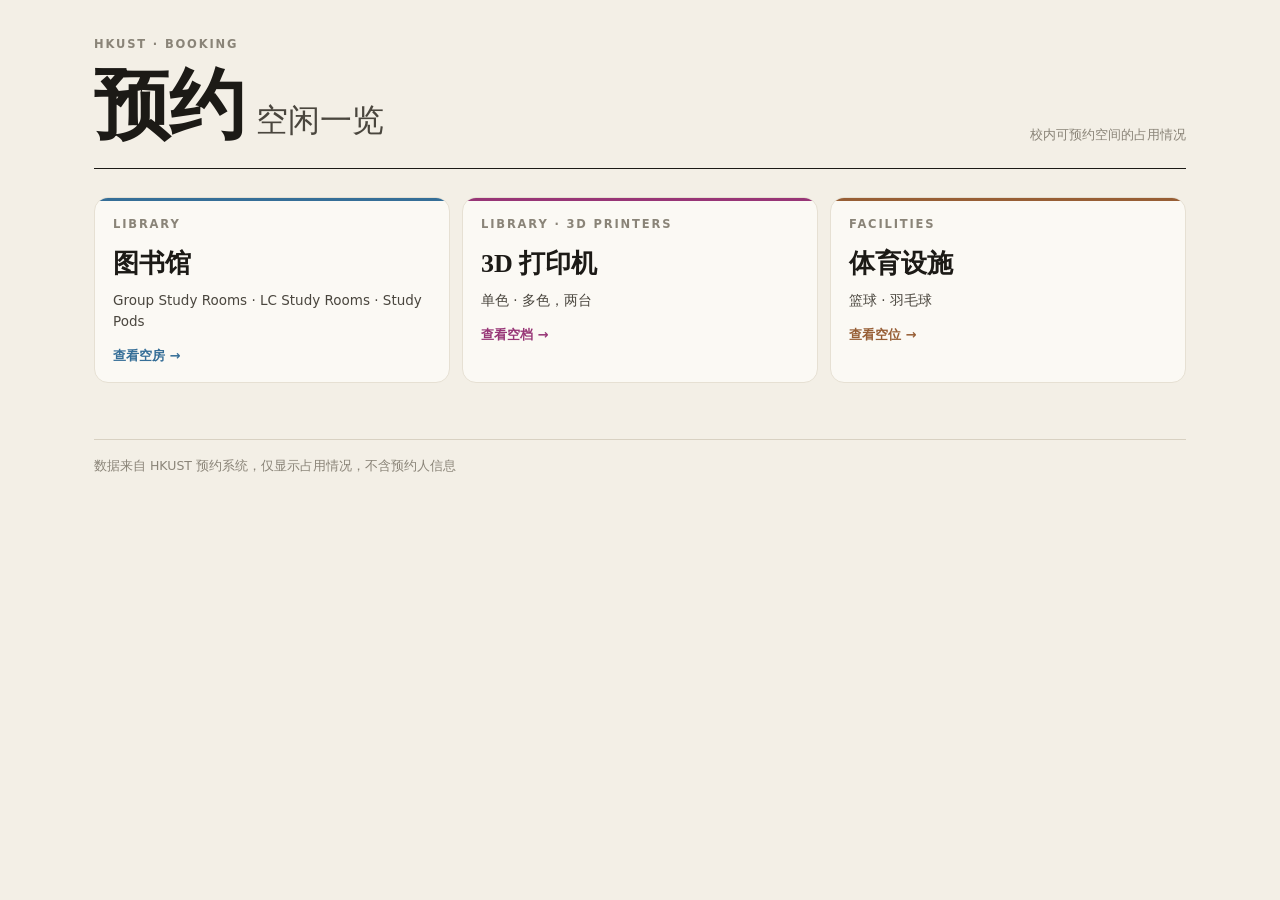
<file: index.html>
<!doctype html>
<html lang="zh-CN">
<head>
<meta charset="utf-8">
<meta name="viewport" content="width=device-width, initial-scale=1, viewport-fit=cover">
<meta name="theme-color" content="#f3efe6" media="(prefers-color-scheme: light)">
<meta name="theme-color" content="#171614" media="(prefers-color-scheme: dark)">
<title>Booking</title>
<link rel="stylesheet" href="style.css?v=63e0f41b">
</head>
<body>
<div class="page">
  <header class="mast">
    <div>
      <div class="eyebrow">HKUST · Booking</div>
      <h1 class="display">预约<span class="wd">空闲一览</span></h1>
    </div>
    <div class="mast-side">校内可预约空间的占用情况</div>
  </header>
  <div class="hub">
    <a class="hcard hue" style="--h:205" href="library/">
      <div class="eyebrow">Library</div>
      <h2>图书馆</h2>
      <p>Group Study Rooms · LC Study Rooms · Study Pods</p>
      <span class="go">查看空房 →</span>
    </a>
    <a class="hcard hue" style="--h:320" href="print3d/">
      <div class="eyebrow">Library · 3D Printers</div>
      <h2>3D 打印机</h2>
      <p>单色 · 多色，两台</p>
      <span class="go">查看空档 →</span>
    </a>
    <a class="hcard hue" style="--h:25" href="facilities/">
      <div class="eyebrow">Facilities</div>
      <h2>体育设施</h2>
      <p>篮球 · 羽毛球</p>
      <span class="go">查看空位 →</span>
    </a>
  </div>
  <footer class="foot"><span>数据来自 HKUST 预约系统，仅显示占用情况，不含预约人信息</span></footer>
</div>
</body>
</html>
</file>
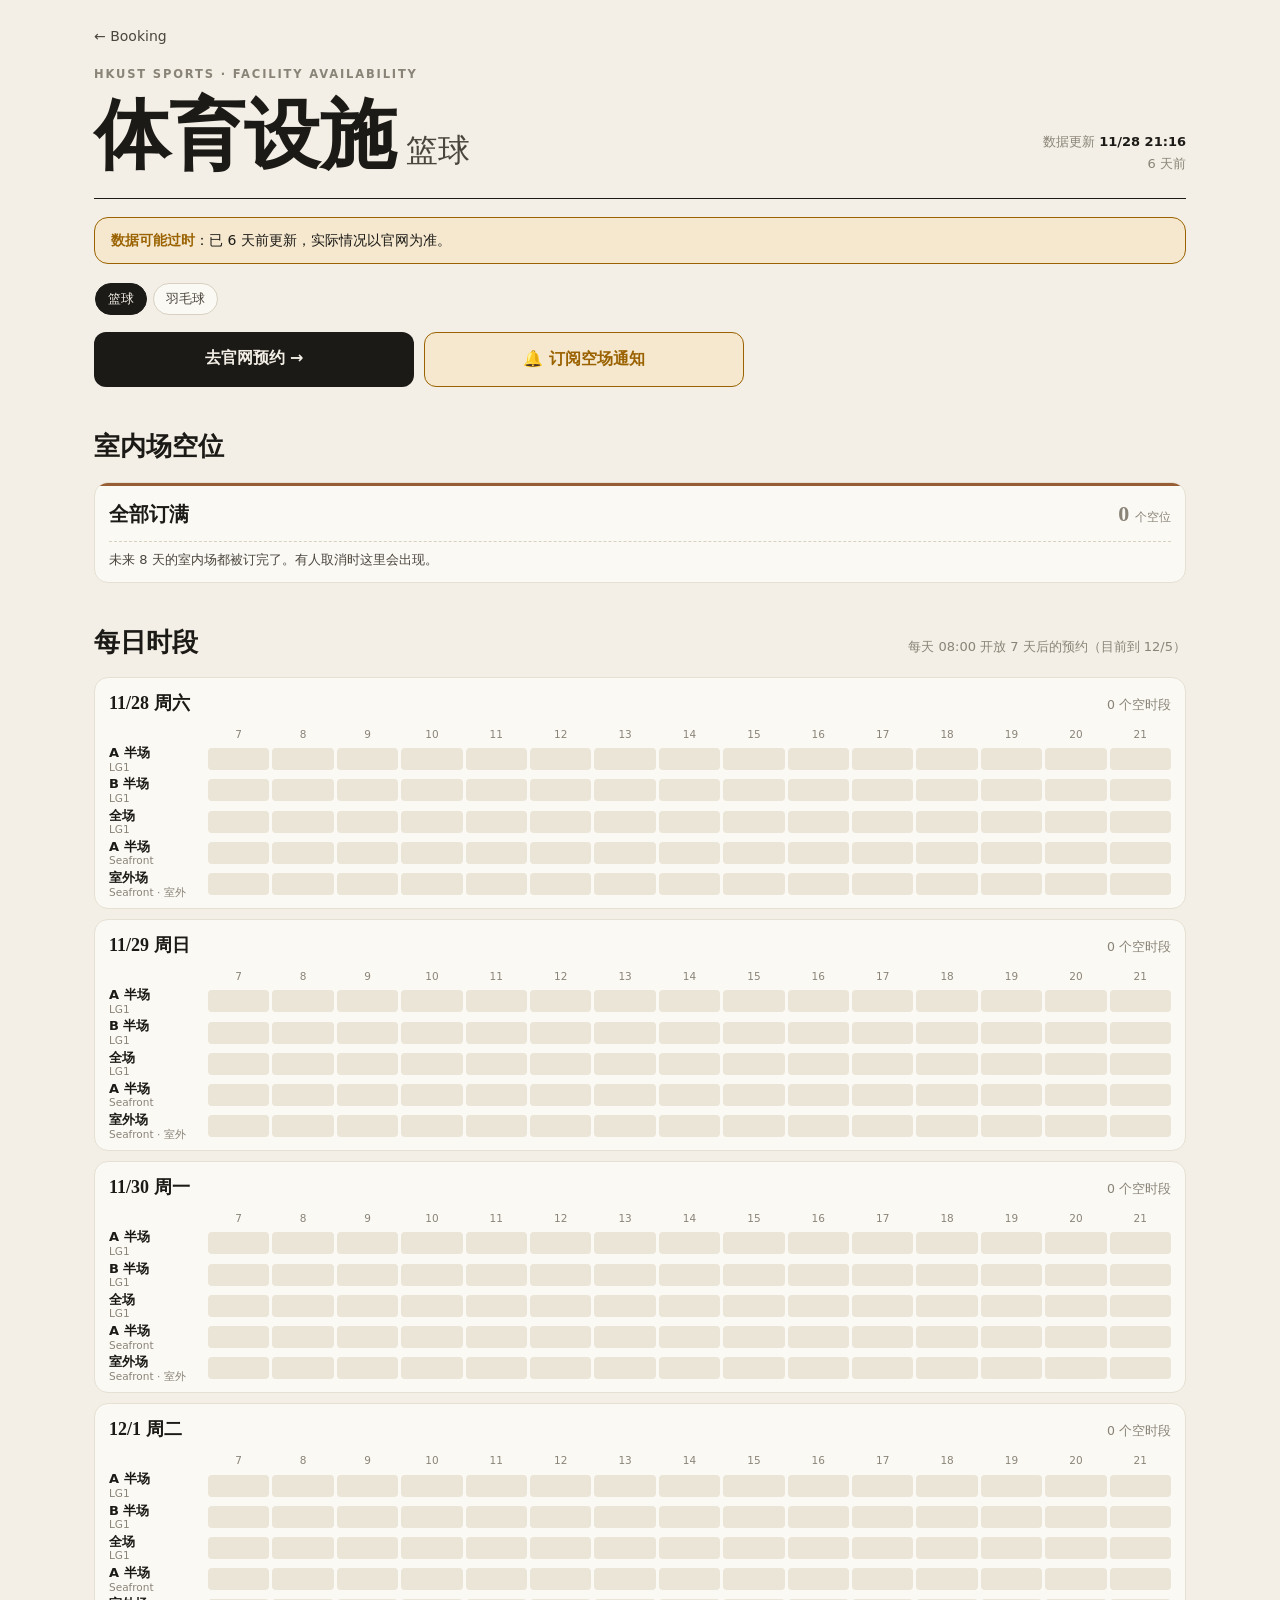
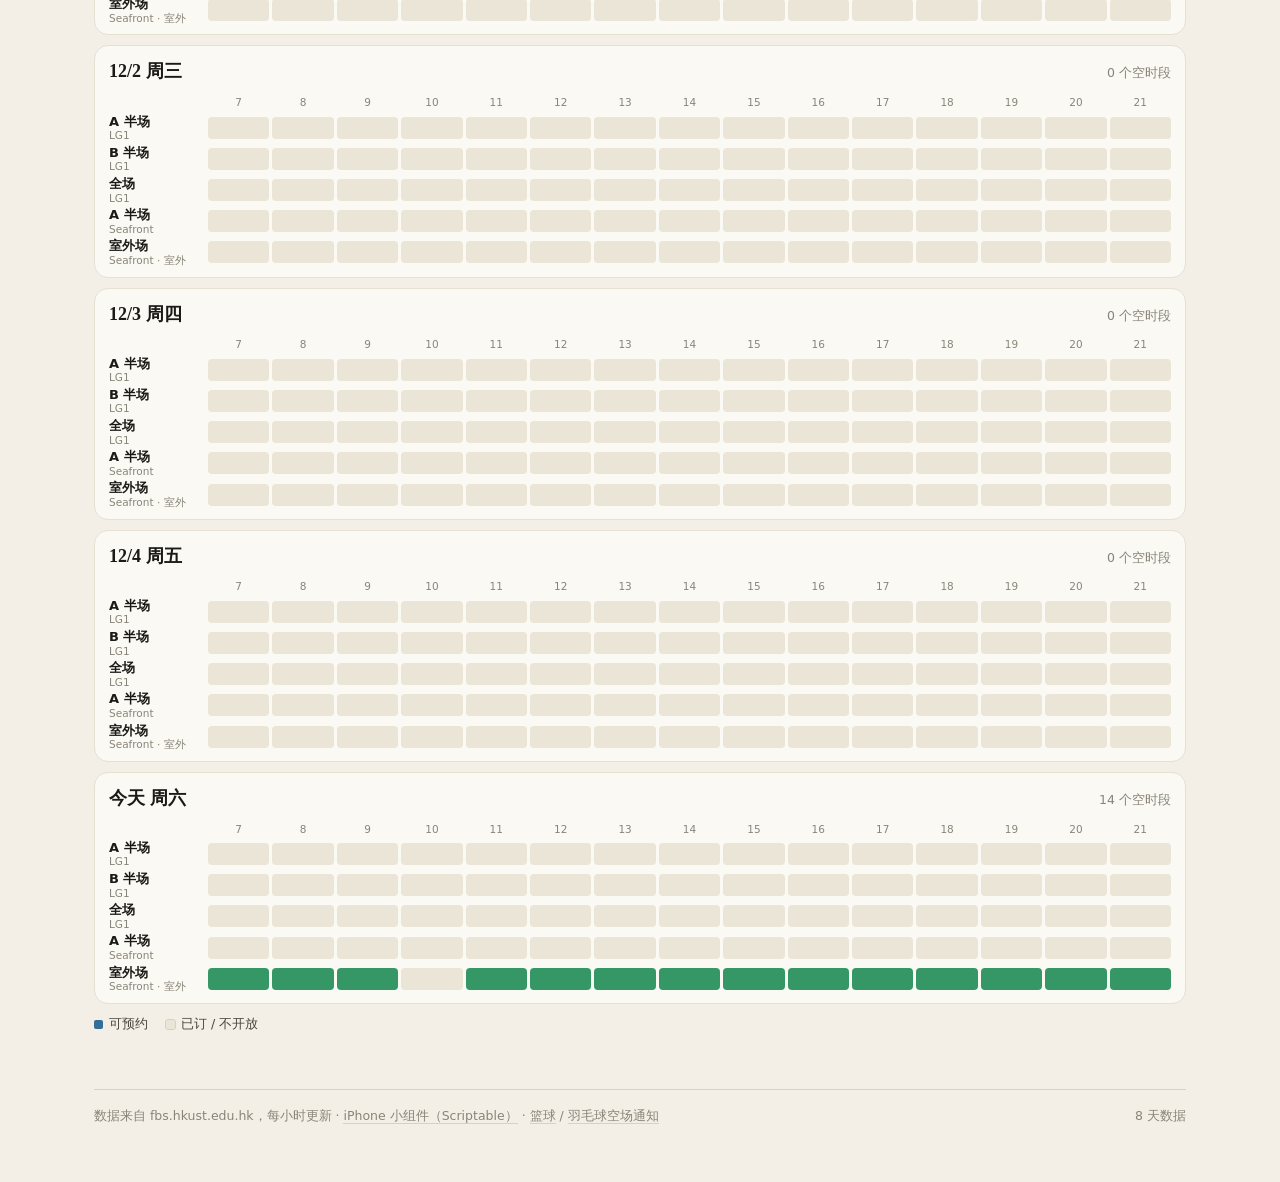
<file: facilities/index.html>
<!doctype html>
<html lang="zh-CN">
<head>
<meta charset="utf-8">
<meta name="viewport" content="width=device-width, initial-scale=1, viewport-fit=cover">
<meta name="theme-color" content="#f3efe6" media="(prefers-color-scheme: light)">
<meta name="theme-color" content="#171614" media="(prefers-color-scheme: dark)">
<title>体育设施空位</title>
<link rel="stylesheet" href="../style.css?v=63e0f41b">
<script src="app.js?v=b5bac9b1" defer></script>
</head>
<body>
<div class="page">
  <a class="back" href="../">← Booking</a>
  <header class="mast">
    <div>
      <div class="eyebrow">HKUST Sports · Facility availability</div>
      <h1 class="display">体育设施<span class="wd" id="wd"></span></h1>
    </div>
    <div class="mast-side" id="fresh"></div>
  </header>
  <div id="alert"></div>
  <nav class="chips types" id="c-type"></nav>
  <div class="cta">
    <a class="go" href="https://fbs.hkust.edu.hk/facilities" target="_blank" rel="noopener">去官网预约 →</a>
    <a class="sub" id="sub" href="subscribe.html">🔔 订阅空场通知</a>
  </div>

  <section class="sec">
    <div class="sec-h"><h2 id="hl-title">室内场空位</h2></div>
    <div id="indoor"></div>
  </section>

  <section class="sec">
    <div class="sec-h"><h2>每日时段</h2><span class="muted" id="rule"></span></div>
    <div id="days"></div>
    <div class="legend"><span class="l-free">可预约</span><span class="l-no">已订 / 不开放</span></div>
  </section>

  <footer class="foot">
    <span>数据来自 fbs.hkust.edu.hk，每小时更新 · <a href="scriptable.txt" style="border-bottom:1px solid var(--rule)">iPhone 小组件（Scriptable）</a> · <a href="subscribe.html?t=basketball" style="border-bottom:1px solid var(--rule)">篮球</a> / <a href="subscribe.html?t=badminton" style="border-bottom:1px solid var(--rule)">羽毛球空场通知</a></span>
    <span id="foot-upd"></span>
  </footer>
</div>
</body>
</html>
</file>
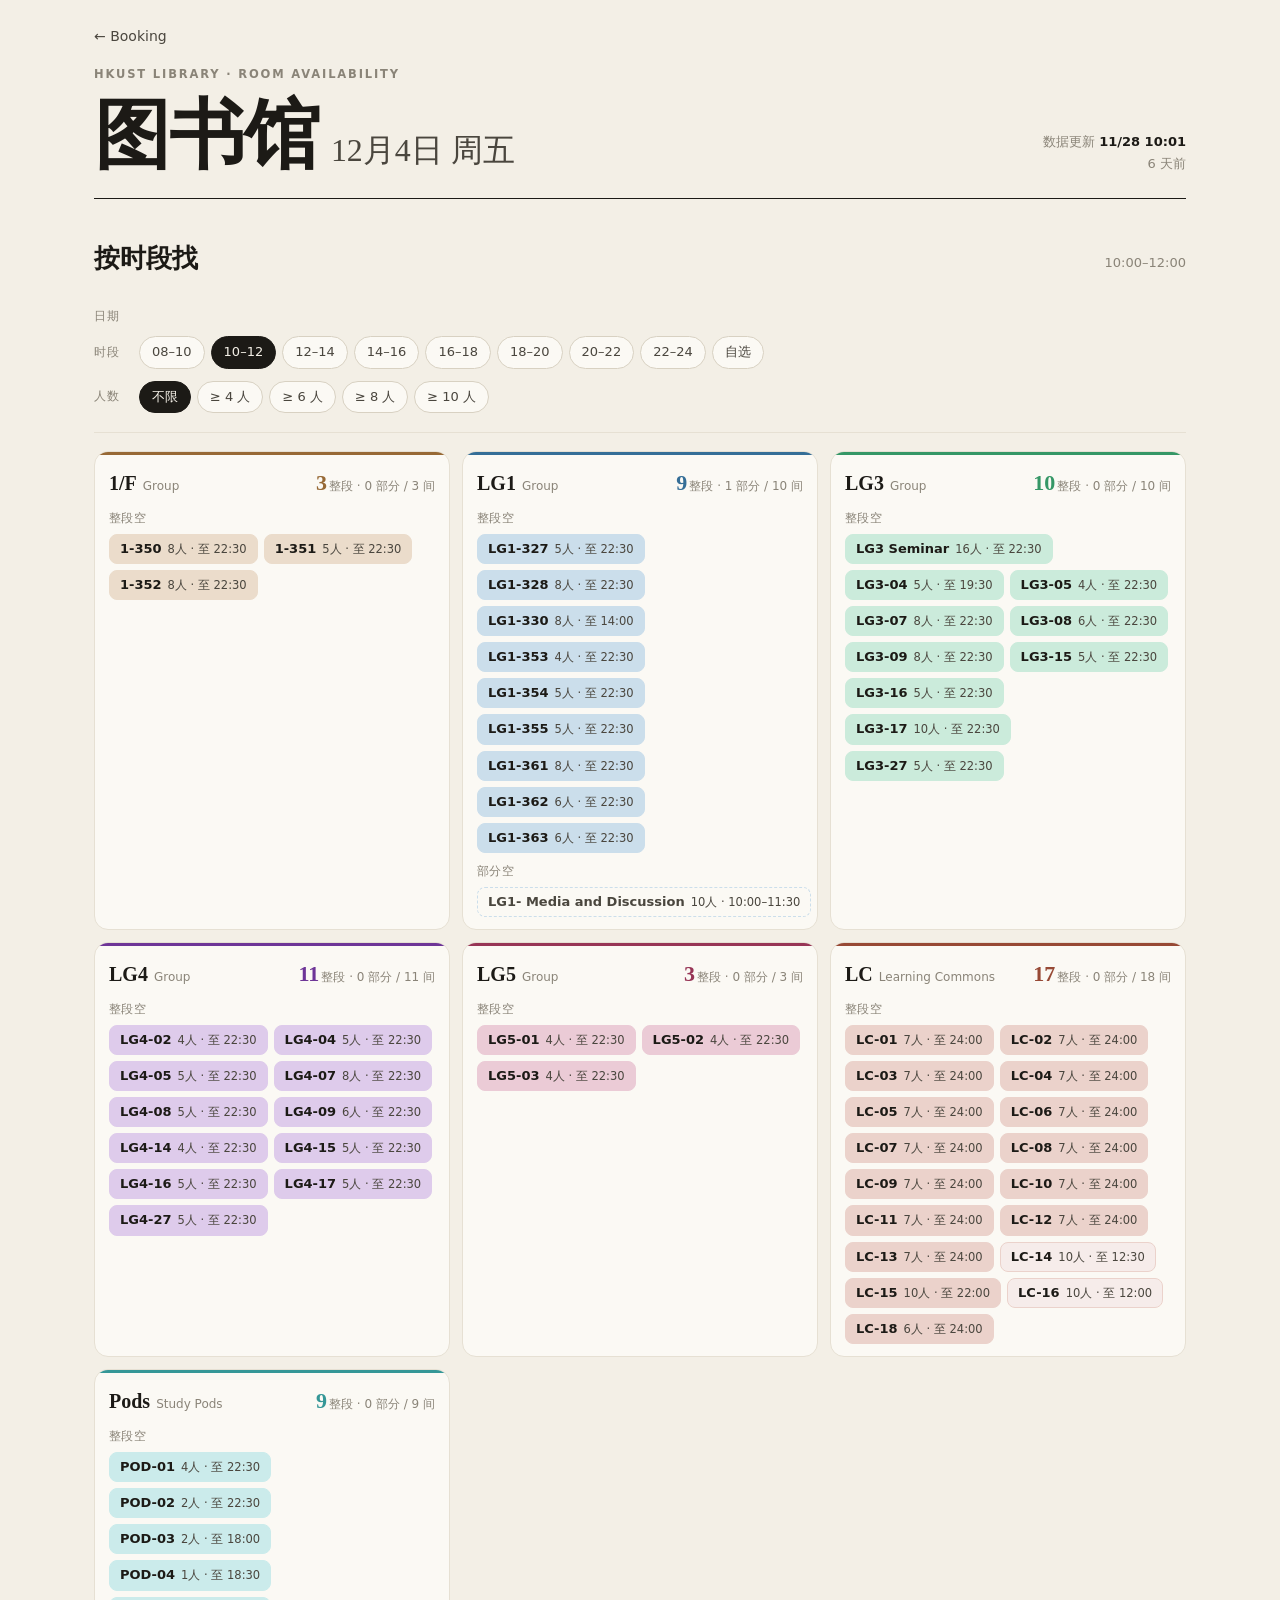
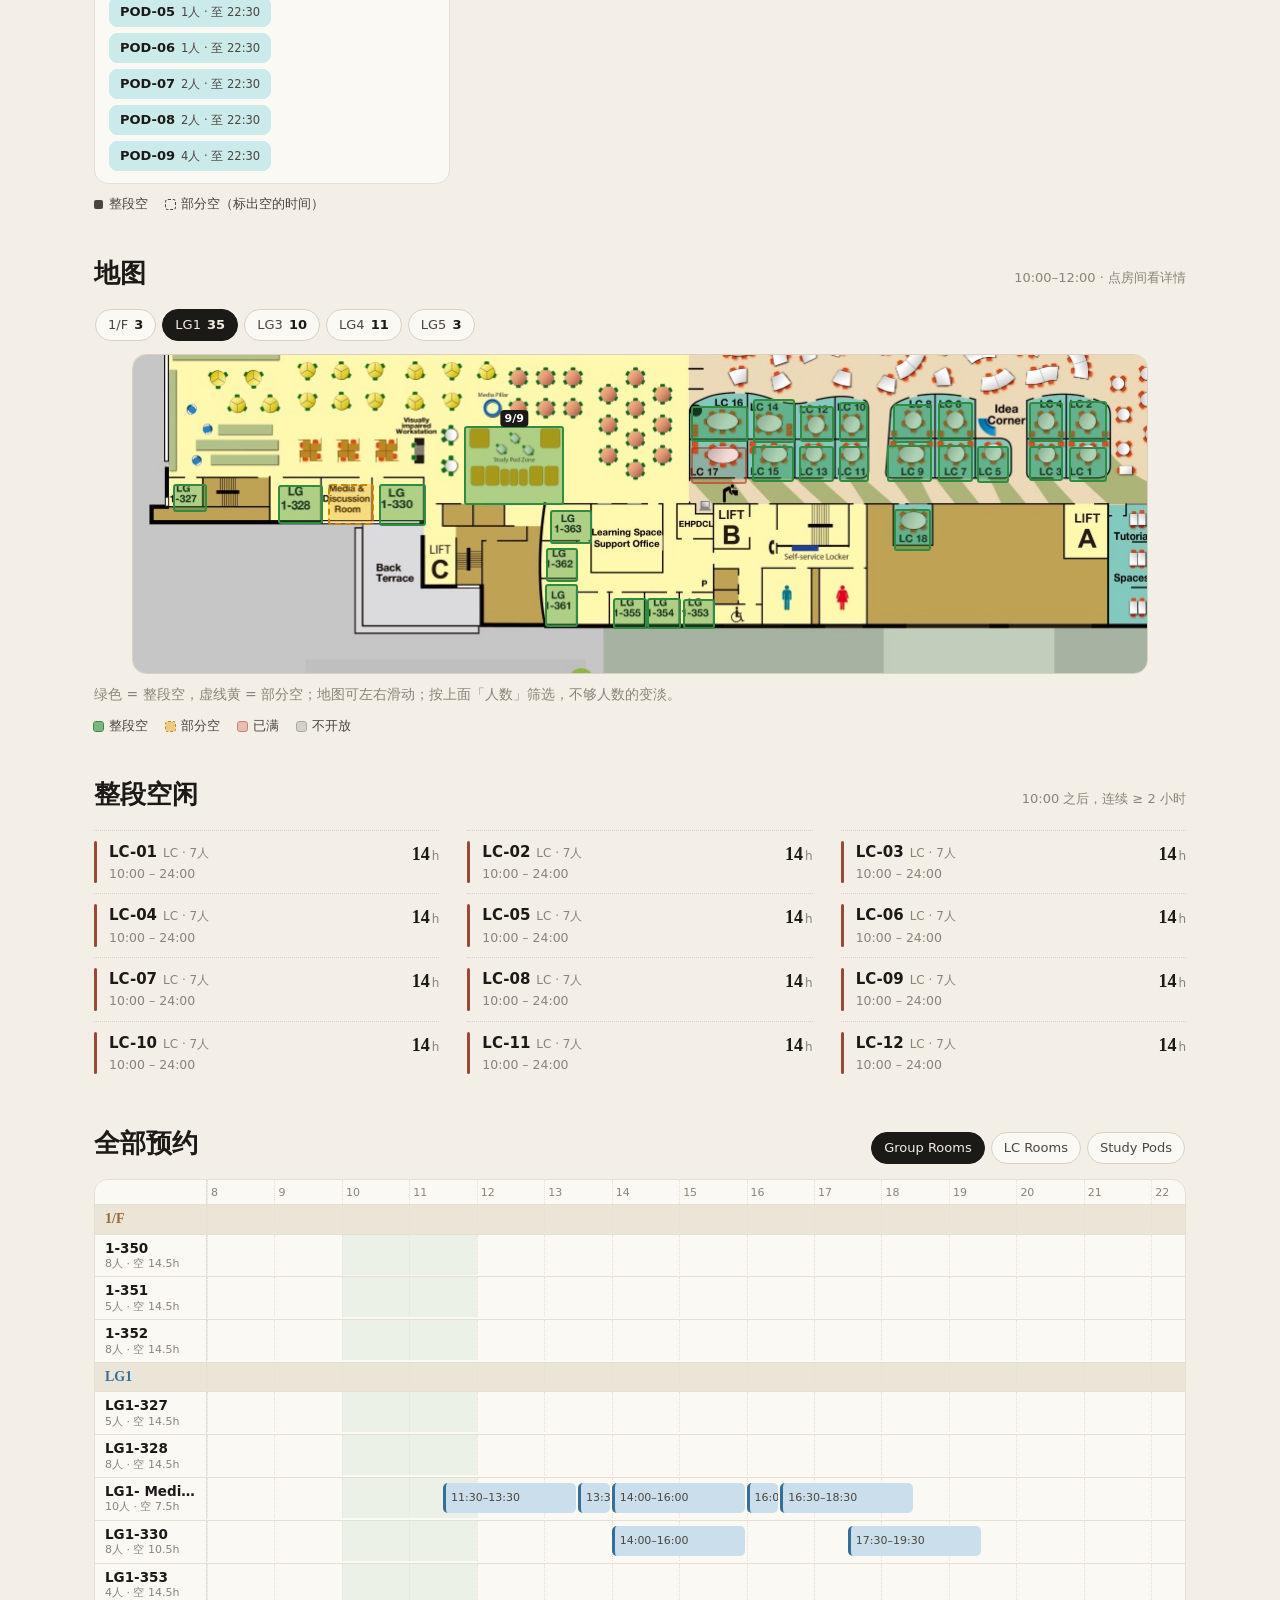
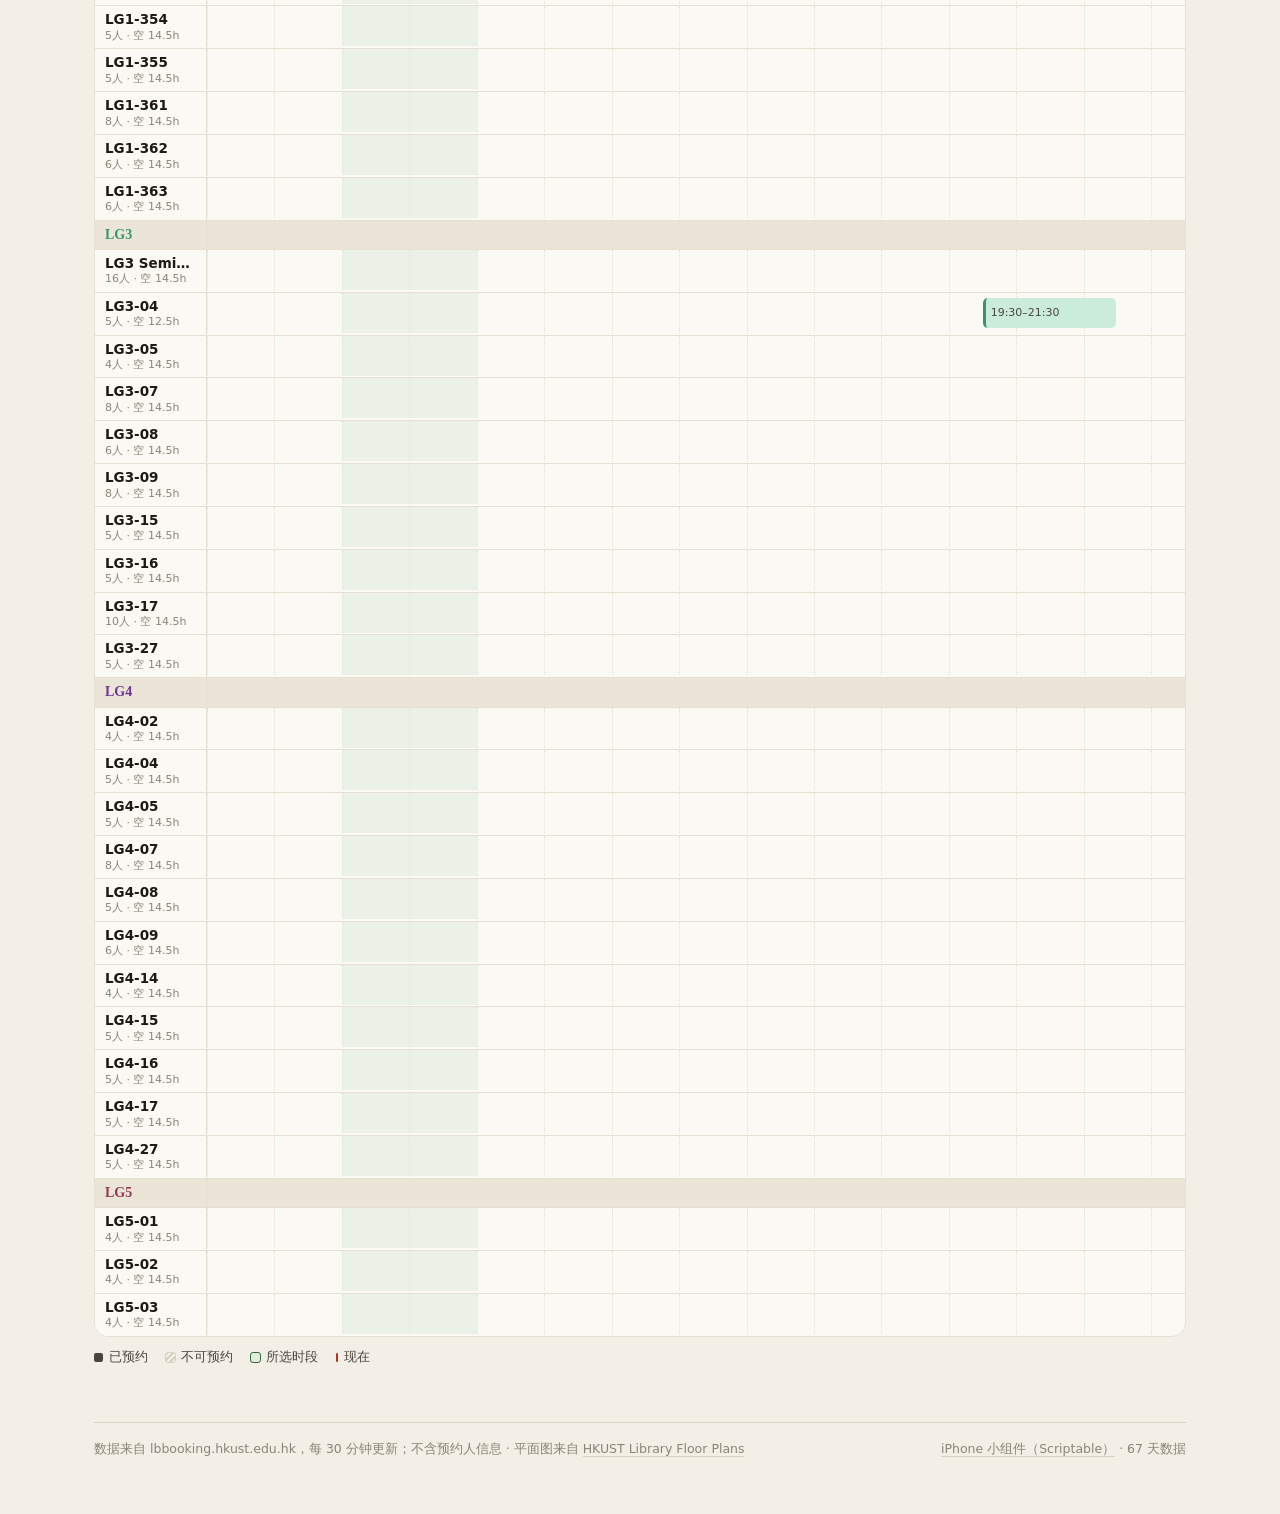
<file: library/index.html>
<!doctype html>
<html lang="zh-CN">
<head>
<meta charset="utf-8">
<meta name="viewport" content="width=device-width, initial-scale=1, viewport-fit=cover">
<meta name="theme-color" content="#f3efe6" media="(prefers-color-scheme: light)">
<meta name="theme-color" content="#171614" media="(prefers-color-scheme: dark)">
<title>图书馆空房</title>
<link rel="stylesheet" href="../style.css?v=63e0f41b">
<script src="app.js?v=693ec9a1" defer></script>
</head>
<body>
<div class="page">
  <a class="back" href="../">← Booking</a>
  <header class="mast">
    <div>
      <div class="eyebrow">HKUST Library · Room availability</div>
      <h1 class="display">图书馆<span class="wd" id="wd"></span></h1>
    </div>
    <div class="mast-side" id="fresh"></div>
  </header>
  <div id="alert"></div>

  <section class="sec" id="now-sec">
    <div class="sec-h"><h2>现在有空</h2><span class="muted">数字 = 该时段空房总数</span></div>
    <div class="chips nowtabs" id="c-now"></div>
    <div class="nowlist" id="nowlist"></div>
  </section>

  <section class="sec">
    <div class="sec-h"><h2>按时段找</h2><span class="muted" id="find-sub"></span></div>
    <div class="ctrl">
      <div class="ctrl-row"><span class="k">日期</span><div class="chips" id="c-date"></div></div>
      <div class="ctrl-row"><span class="k">时段</span><div class="chips" id="c-blk"></div></div>
      <div class="ctrl-row" id="r-start" hidden><span class="k">开始</span><div class="chips" id="c-start"></div></div>
      <div class="ctrl-row" id="r-dur" hidden><span class="k">时长</span><div class="chips" id="c-dur"></div></div>
      <div class="ctrl-row"><span class="k">人数</span><div class="chips" id="c-cap"></div></div>
    </div>
    <div class="zgrid" id="zones"></div>
    <div class="legend"><span class="l-full">整段空</span><span class="l-part">部分空（标出空的时间）</span></div>
  </section>

  <section class="sec" id="map-sec">
    <div class="sec-h"><h2>地图</h2><span class="muted" id="map-sub"></span></div>
    <div class="chips" id="c-floor"></div>
    <div class="mapwrap" id="fmap"></div>
    <div class="mapinfo" id="mapinfo"></div>
    <div class="legend"><span class="l-mfull">整段空</span><span class="l-mpart">部分空</span><span class="l-mbusy">已满</span><span class="l-mshut">不开放</span></div>
  </section>

  <section class="sec">
    <div class="sec-h"><h2>整段空闲</h2><span class="muted" id="long-sub"></span></div>
    <ul class="lf" id="long"></ul>
  </section>

  <section class="sec">
    <div class="sec-h"><h2>全部预约</h2><div class="chips" id="c-area"></div></div>
    <div class="tlwrap" id="tl"></div>
    <div class="legend"><span class="l-bk">已预约</span><span class="l-un">不可预约</span><span class="l-win">所选时段</span><span class="l-now">现在</span></div>
  </section>

  <footer class="foot">
    <span>数据来自 lbbooking.hkust.edu.hk，每 30 分钟更新；不含预约人信息 · 平面图来自 <a href="https://lbcone.hkust.edu.hk/floorplans/" style="border-bottom:1px solid var(--rule)">HKUST Library Floor Plans</a></span>
    <span><a href="scriptable.txt" style="border-bottom:1px solid var(--rule)">iPhone 小组件（Scriptable）</a> · <span id="foot-upd"></span></span>
  </footer>
</div>
</body>
</html>
</file>
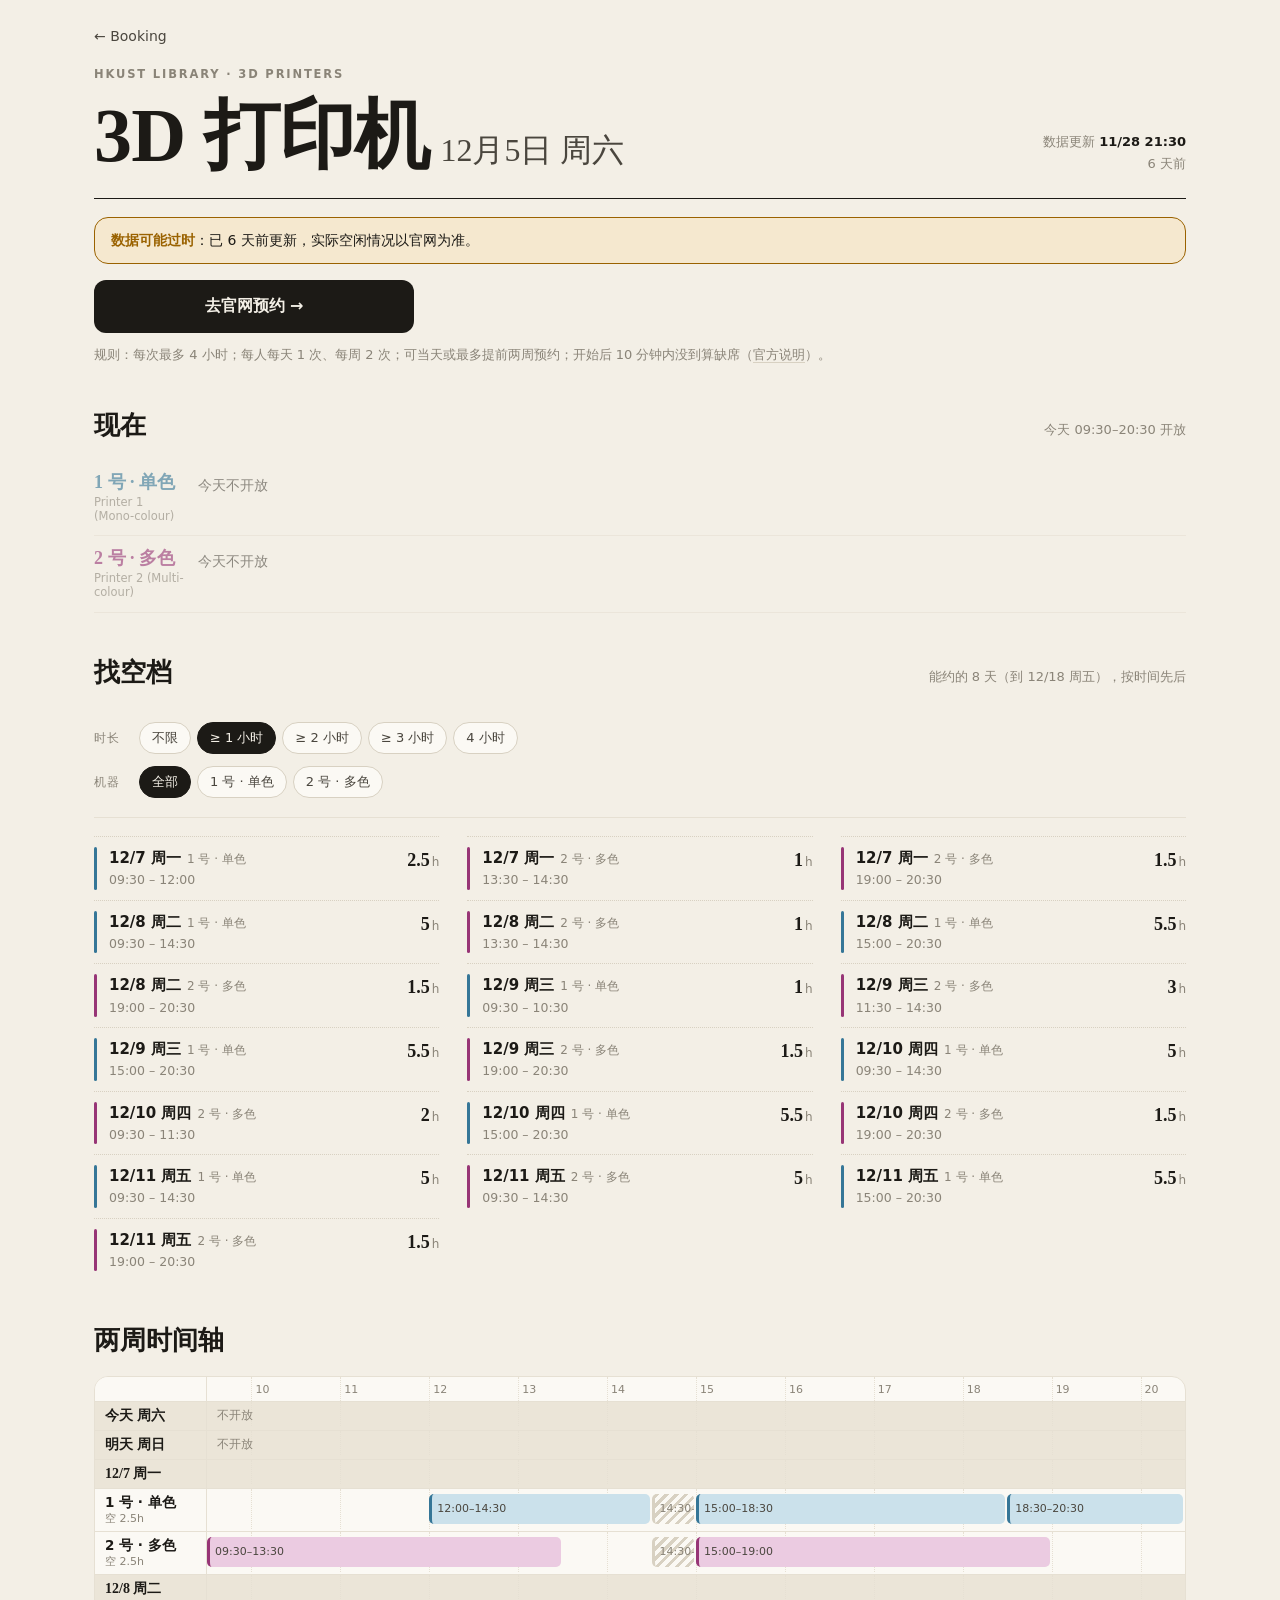
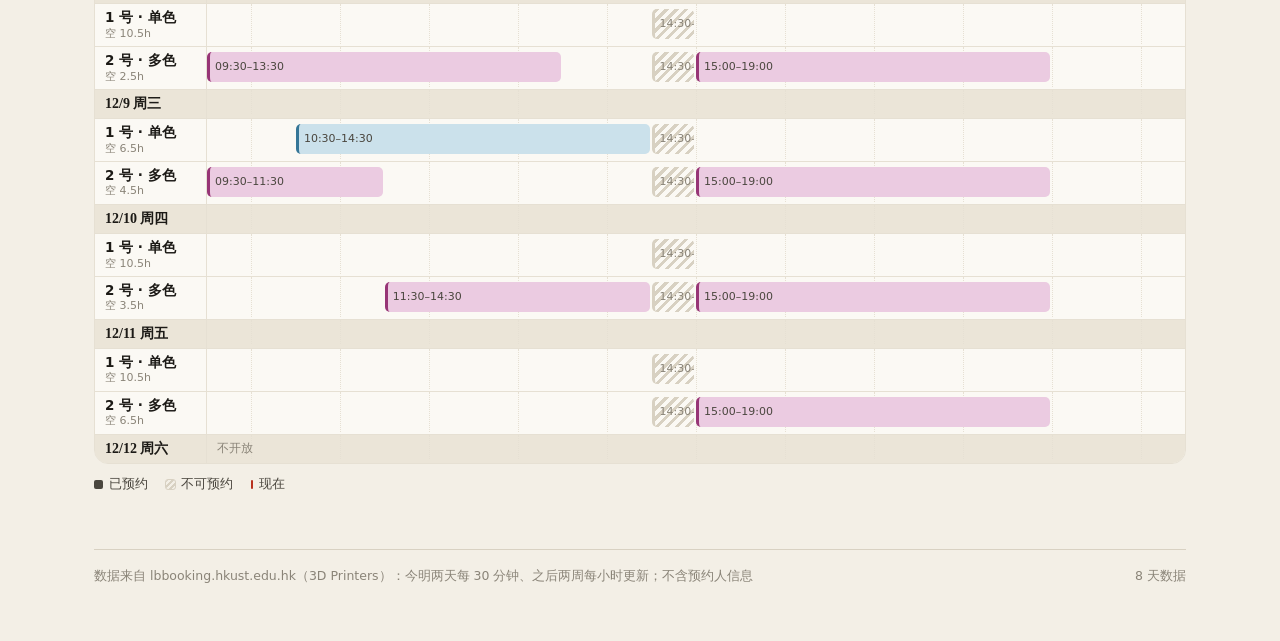
<file: print3d/index.html>
<!doctype html>
<html lang="zh-CN">
<head>
<meta charset="utf-8">
<meta name="viewport" content="width=device-width, initial-scale=1, viewport-fit=cover">
<meta name="theme-color" content="#f3efe6" media="(prefers-color-scheme: light)">
<meta name="theme-color" content="#171614" media="(prefers-color-scheme: dark)">
<title>3D 打印机</title>
<link rel="stylesheet" href="../style.css?v=63e0f41b">
<script src="app.js?v=0d08ddef" defer></script>
</head>
<body>
<div class="page">
  <a class="back" href="../">← Booking</a>
  <header class="mast">
    <div>
      <div class="eyebrow">HKUST Library · 3D Printers</div>
      <h1 class="display">3D 打印机<span class="wd" id="wd"></span></h1>
    </div>
    <div class="mast-side" id="fresh"></div>
  </header>
  <div id="alert"></div>
  <div class="cta">
    <a class="go" href="https://lbbooking.hkust.edu.hk/calendar/day.php?area=14" target="_blank" rel="noopener">去官网预约 →</a>
  </div>
  <p class="rules muted">规则：每次最多 4 小时；每人每天 1 次、每周 2 次；可当天或最多提前两周预约；开始后 10 分钟内没到算缺席（<a href="https://library.hkust.edu.hk/facilities-space/facilities/3d-printing" target="_blank" rel="noopener" style="border-bottom:1px solid var(--rule)">官方说明</a>）。</p>

  <section class="sec" id="now-sec">
    <div class="sec-h"><h2>现在</h2><span class="muted" id="now-sub"></span></div>
    <div id="now"></div>
  </section>

  <section class="sec">
    <div class="sec-h"><h2>找空档</h2><span class="muted" id="find-sub"></span></div>
    <div class="ctrl">
      <div class="ctrl-row"><span class="k">时长</span><div class="chips" id="c-dur"></div></div>
      <div class="ctrl-row"><span class="k">机器</span><div class="chips" id="c-pr"></div></div>
    </div>
    <ul class="lf" id="free"></ul>
  </section>

  <section class="sec">
    <div class="sec-h"><h2>两周时间轴</h2></div>
    <div class="tlwrap" id="tl"></div>
    <div class="legend"><span class="l-bk">已预约</span><span class="l-un">不可预约</span><span class="l-now">现在</span></div>
  </section>

  <footer class="foot">
    <span>数据来自 lbbooking.hkust.edu.hk（3D Printers）：今明两天每 30 分钟、之后两周每小时更新；不含预约人信息</span>
    <span id="foot-upd"></span>
  </footer>
</div>
</body>
</html>
</file>
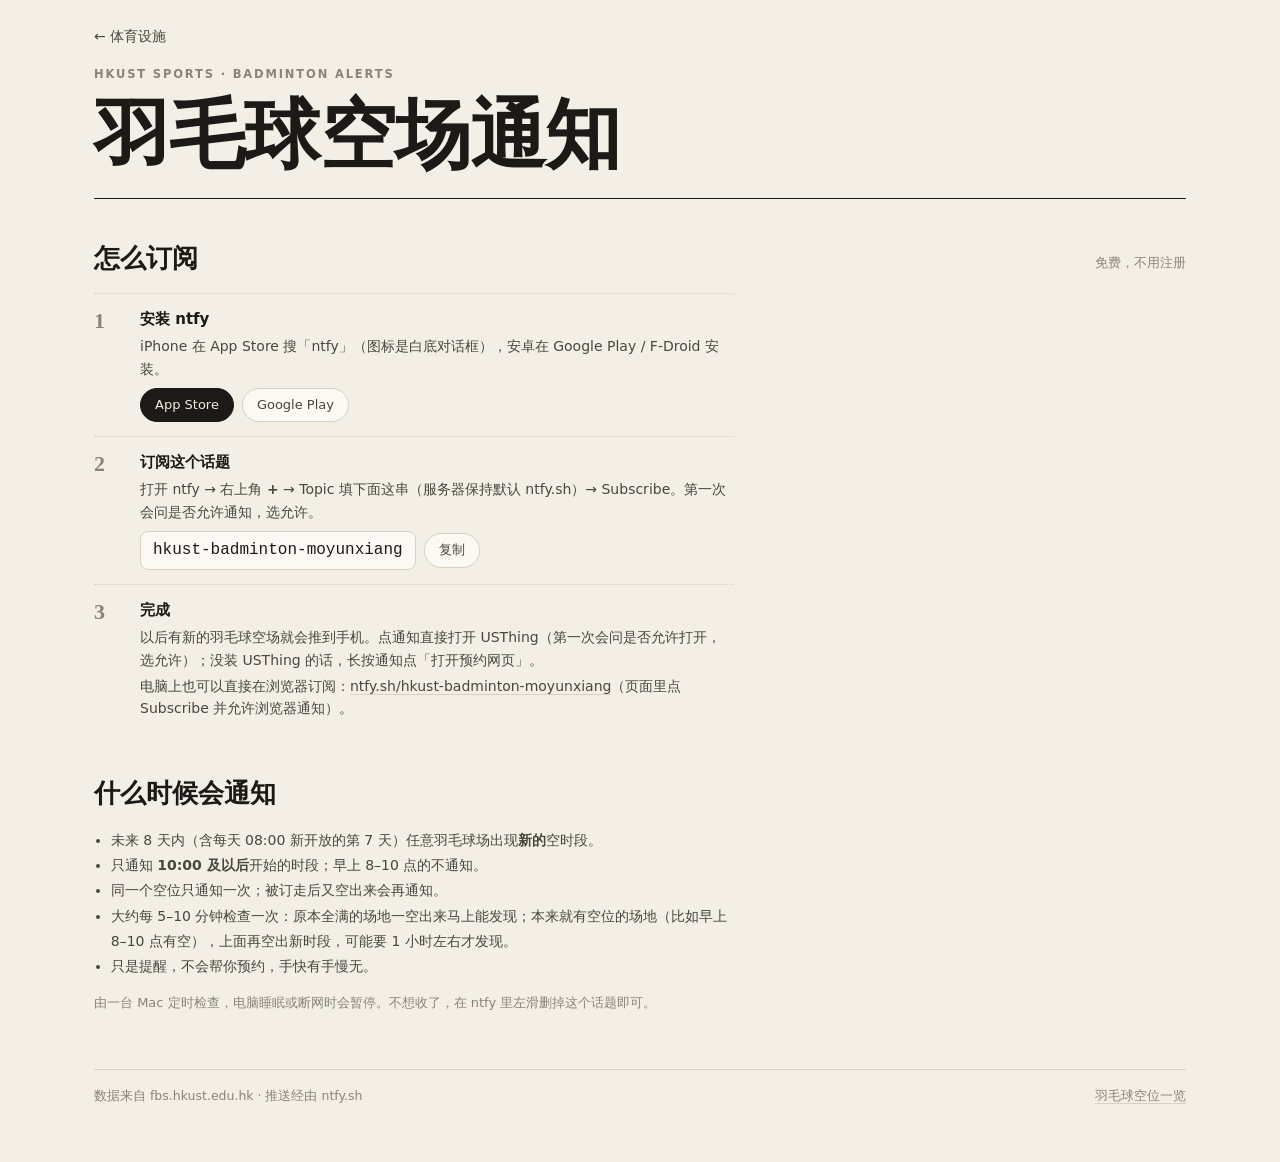
<file: facilities/subscribe.html>
<!doctype html>
<html lang="zh-CN">
<head>
<meta charset="utf-8">
<meta name="viewport" content="width=device-width, initial-scale=1, viewport-fit=cover">
<meta name="theme-color" content="#f3efe6" media="(prefers-color-scheme: light)">
<meta name="theme-color" content="#171614" media="(prefers-color-scheme: dark)">
<title>空场通知</title>
<link rel="stylesheet" href="../style.css?v=63e0f41b">
<style>
.steps{list-style:none;margin:0;padding:0;counter-reset:s;max-width:640px}
.steps li{counter-increment:s;display:grid;grid-template-columns:34px minmax(0,1fr);gap:0 12px;padding:14px 0;border-top:1px dotted var(--rule)}
.steps li::before{content:counter(s);font-family:var(--serif);font-size:22px;font-weight:700;color:var(--muted);line-height:1.2}
.steps p{margin:4px 0 0;color:var(--ink-2);font-size:14px;line-height:1.6}
.topic{display:inline-flex;align-items:center;gap:8px;margin-top:8px;flex-wrap:wrap}
.topic code{font-size:16px;padding:6px 12px;border-radius:8px;border:1px solid var(--rule);background:var(--card);user-select:all}
.btn{display:inline-block;font-size:13px;padding:6px 14px;border-radius:999px;border:1px solid var(--ink);background:var(--ink);color:var(--paper);text-decoration:none;cursor:pointer}
.btn.ghost{background:var(--card);color:var(--ink-2);border-color:var(--rule)}
.rules{max-width:640px;margin:0;padding-left:1.2em;color:var(--ink-2);font-size:14px;line-height:1.8}
</style>
</head>
<body>
<div class="page">
  <a class="back" id="back" href="./?t=badminton">← 体育设施</a>
  <header class="mast">
    <div>
      <div class="eyebrow" id="eyebrow">HKUST Sports · Badminton alerts</div>
      <h1 class="display" id="h1">羽毛球空场通知</h1>
    </div>
  </header>

  <section class="sec">
    <div class="sec-h"><h2>怎么订阅</h2><span class="muted">免费，不用注册</span></div>
    <ol class="steps">
      <li><div><b>安装 ntfy</b>
        <p>iPhone 在 App Store 搜「ntfy」（图标是白底对话框），安卓在 Google Play / F-Droid 安装。</p>
        <div class="topic"><a class="btn" href="https://apps.apple.com/hk/app/ntfy/id1625396347" target="_blank" rel="noopener">App Store</a>
          <a class="btn ghost" href="https://play.google.com/store/apps/details?id=io.heckel.ntfy" target="_blank" rel="noopener">Google Play</a></div></div></li>
      <li><div><b>订阅这个话题</b>
        <p>打开 ntfy → 右上角 <b>+</b> → Topic 填下面这串（服务器保持默认 ntfy.sh）→ Subscribe。第一次会问是否允许通知，选允许。</p>
        <div class="topic"><code id="topic">hkust-badminton-moyunxiang</code><button class="btn ghost" id="copy" type="button">复制</button></div></div></li>
      <li><div><b>完成</b>
        <p>以后有新的<span class="tname">羽毛球</span>空场就会推到手机。点通知直接打开 USThing（第一次会问是否允许打开，选允许）；没装 USThing 的话，长按通知点「打开预约网页」。</p>
        <p>电脑上也可以直接在浏览器订阅：<a id="web" href="https://ntfy.sh/hkust-badminton-moyunxiang" target="_blank" rel="noopener" style="border-bottom:1px solid var(--rule)">ntfy.sh/hkust-badminton-moyunxiang</a>（页面里点 Subscribe 并允许浏览器通知）。</p></div></li>
    </ol>
  </section>

  <section class="sec">
    <div class="sec-h"><h2>什么时候会通知</h2></div>
    <ul class="rules">
      <li>未来 8 天内（含每天 08:00 新开放的第 7 天）<span id="scope">任意羽毛球场</span>出现<b>新的</b>空时段。</li>
      <li>只通知 <b>10:00 及以后</b>开始的时段；早上 8–10 点的不通知。</li>
      <li>同一个空位只通知一次；被订走后又空出来会再通知。</li>
      <li id="lag">大约每 5–10 分钟检查一次：原本全满的场地一空出来马上能发现；本来就有空位的场地（比如早上 8–10 点有空），上面再空出新时段，可能要 1 小时左右才发现。</li>
      <li>只是提醒，不会帮你预约，手快有手慢无。</li>
    </ul>
    <p class="muted" style="font-size:13px;max-width:640px;margin-top:14px">由一台 Mac 定时检查，电脑睡眠或断网时会暂停。不想收了，在 ntfy 里左滑删掉这个话题即可。</p>
  </section>

  <footer class="foot">
    <span>数据来自 fbs.hkust.edu.hk · 推送经由 ntfy.sh</span>
    <span><a id="list" href="./?t=badminton" style="border-bottom:1px solid var(--rule)"><span class="tname">羽毛球</span>空位一览</a></span>
  </footer>
</div>
<script>
// ?t=basketball / ?t=badminton：同一个页面，换话题和说明
const T = {
  badminton: { name: "羽毛球", en: "Badminton", topic: "hkust-badminton-moyunxiang", scope: "任意羽毛球场" },
  basketball: { name: "篮球", en: "Basketball", topic: "hkust-basketball-moyunxiang",
    scope: "<b>室内</b>篮球场（LG1 的 A / B 半场、全场，Seafront 室内 A 半场；室外场不通知）",
    lag: "大约每 5–10 分钟检查一次，新空出来的时段下一轮就能发现。" },
};
const key = new URLSearchParams(location.search).get("t") === "basketball" ? "basketball" : "badminton";
const t = T[key];
document.title = `${t.name}空场通知`;
document.getElementById("h1").textContent = `${t.name}空场通知`;
document.getElementById("eyebrow").textContent = `HKUST Sports · ${t.en} alerts`;
document.getElementById("topic").textContent = t.topic;
const web = document.getElementById("web");
web.href = `https://ntfy.sh/${t.topic}`; web.textContent = `ntfy.sh/${t.topic}`;
document.getElementById("scope").innerHTML = t.scope;
if (t.lag) document.getElementById("lag").textContent = t.lag;
document.querySelectorAll(".tname").forEach(e => e.textContent = t.name);
for (const id of ["back", "list"]) document.getElementById(id).href = `./?t=${key}`;
document.getElementById("copy").addEventListener("click", async (e) => {
  try { await navigator.clipboard.writeText(document.getElementById("topic").textContent); e.target.textContent = "已复制"; }
  catch { e.target.textContent = "长按上面文字复制"; }
});
</script>
</body>
</html>
</file>
<file: style.css>
/* ——————————————————————————————————————————————————————————
   Booking · 与 courses 同一套手帐风：衬线标题、暖纸色、细线、区域色
   —————————————————————————————————————————————————————————— */
:root{
  --paper:#f3efe6; --paper-2:#ebe5d8; --card:#fbf9f4; --ink:#1c1a16; --ink-2:#4a463e; --muted:#8a8478;
  --rule:#d8d1c2; --rule-2:#e6e0d3;
  --red:#b8321f; --red-bg:#f6e0d9; --amber:#9a6200; --amber-bg:#f5e8cf; --green:#2f6b3a; --green-bg:#e0ecdc;
  --serif:"Songti SC","STSong","Noto Serif CJK SC","Source Han Serif SC",ui-serif,"Iowan Old Style","Palatino Linotype",Georgia,serif;
  --sans:-apple-system,BlinkMacSystemFont,"PingFang SC","Hiragino Sans GB","Noto Sans CJK SC","Segoe UI",system-ui,sans-serif;
  --mono:ui-monospace,"SF Mono",Menlo,Consolas,monospace;
  --radius:14px; --pad:clamp(16px,4.2vw,44px);
  color-scheme:light;
}
@media (prefers-color-scheme:dark){
  :root{
    --paper:#171614; --paper-2:#1f1d1a; --card:#211f1b; --ink:#eeeae1; --ink-2:#c9c3b6; --muted:#8e877a;
    --rule:#37332d; --rule-2:#2c2925;
    --red:#ff8a73; --red-bg:#3b211b; --amber:#f0b45c; --amber-bg:#372a15; --green:#86c78f; --green-bg:#1d2e20;
    color-scheme:dark;
  }
}
*{box-sizing:border-box}
html{-webkit-text-size-adjust:100%}
body{margin:0;background:var(--paper);color:var(--ink);font:15px/1.55 var(--sans);
  font-feature-settings:"tnum" 1,"palt" 1;-webkit-font-smoothing:antialiased}
[hidden]{display:none!important}
a{color:inherit;text-decoration:none}
button,select{font:inherit;color:inherit;cursor:pointer;background:none;border:0;padding:0}
.page{max-width:1180px;margin:0 auto;padding:calc(env(safe-area-inset-top) + 22px) var(--pad) calc(env(safe-area-inset-bottom) + 56px)}
.muted{color:var(--muted)}
.eyebrow{font-size:11.5px;letter-spacing:.16em;text-transform:uppercase;color:var(--muted);font-weight:600}
.display{font-family:var(--serif);font-weight:700;letter-spacing:-.01em;line-height:1.08;margin:0}
.back{display:inline-flex;align-items:center;gap:6px;font-size:14px;color:var(--ink-2);padding:4px 0}
@media (hover:hover){.back:hover{color:var(--ink)}}

/* ——— 区域色：JS 设置 --h ——— */
.hue{--c:hsl(var(--h,30) 48% 40%);--c-soft:hsl(var(--h,30) 45% 86%);--c-faint:hsl(var(--h,30) 40% 94%)}
@media (prefers-color-scheme:dark){.hue{--c:hsl(var(--h,30) 62% 72%);--c-soft:hsl(var(--h,30) 28% 28%);--c-faint:hsl(var(--h,30) 22% 19%)}}

/* ——— 抬头 ——— */
.mast{display:flex;justify-content:space-between;align-items:flex-end;gap:20px;flex-wrap:wrap;
  padding-bottom:22px;border-bottom:1.5px solid var(--ink);margin-top:14px}
.mast h1{font-size:clamp(40px,8.4vw,76px);margin-top:10px}
.mast h1 .wd{font-size:.42em;font-weight:400;color:var(--ink-2);margin-left:.35em;letter-spacing:0}
.mast-side{text-align:right;font-size:13px;color:var(--muted);line-height:1.7}
.mast-side b{color:var(--ink)}
@media (max-width:560px){.mast-side{text-align:left}}

/* ——— 提醒 ——— */
.alert{margin-top:18px;border:1px solid var(--amber);border-radius:var(--radius);background:var(--amber-bg);padding:12px 16px;font-size:14px}
.alert b{color:var(--amber)}

/* ——— 概览数字 ——— */
.stats{display:grid;grid-template-columns:repeat(4,1fr);border-bottom:1px solid var(--rule)}
.stat{padding:18px 18px 18px 0;border-right:1px solid var(--rule-2);min-width:0}
.stat+.stat{padding-left:18px}
.stat:last-child{border-right:0}
.stat .k{font-size:12px;color:var(--muted);letter-spacing:.06em}
.stat .v{font-family:var(--serif);font-size:clamp(28px,5vw,40px);font-weight:700;line-height:1.15;margin-top:4px}
.stat .v small{font-family:var(--sans);font-size:13px;font-weight:500;color:var(--muted);margin-left:4px}
.stat .v.zero{color:var(--red)}
.stat .s{font-size:13px;color:var(--ink-2);margin-top:2px;overflow:hidden;text-overflow:ellipsis;white-space:nowrap}
@media (max-width:720px){
  .stats{grid-template-columns:1fr 1fr}
  .stat:nth-child(2){border-right:0}
  .stat:nth-child(3){padding-left:0}
  .stat:nth-child(n+3){border-top:1px solid var(--rule-2)}
}

/* ——— 分节 ——— */
section.sec{margin-top:40px}
.sec-h{display:flex;align-items:baseline;justify-content:space-between;gap:12px;margin:0 0 14px;flex-wrap:wrap}
.sec-h h2{font-family:var(--serif);font-size:26px;margin:0;font-weight:700}
.sec-h .muted{font-size:13px}

/* ——— 筛选条 ——— */
.ctrl{display:grid;gap:10px;padding:14px 0 18px;border-bottom:1px solid var(--rule-2);margin-bottom:18px}
.ctrl-row{display:flex;align-items:center;gap:10px;min-width:0}
.ctrl-row[hidden]{display:none}
.ctrl-row>.k{flex:none;width:34px;font-size:12px;color:var(--muted);letter-spacing:.06em}
.chips{display:flex;gap:6px;overflow-x:auto;scrollbar-width:none;min-width:0;padding:1px}
.chips::-webkit-scrollbar{display:none}
.chips button,.chips select{flex:none;font-size:13px;padding:5px 12px;border-radius:999px;border:1px solid var(--rule);color:var(--ink-2);background:var(--card);white-space:nowrap}
.chips .cl{font-size:11px;font-weight:700;color:var(--red)}
.chips button.on .cl{color:inherit;opacity:.75}
.chips button.on,.chips select.on{background:var(--ink);border-color:var(--ink);color:var(--paper)}
.chips select{appearance:none;-webkit-appearance:none;padding-right:26px;
  background-image:linear-gradient(45deg,transparent 50%,currentColor 50%),linear-gradient(135deg,currentColor 50%,transparent 50%);
  background-position:calc(100% - 13px) 55%,calc(100% - 9px) 55%;background-size:4px 4px;background-repeat:no-repeat}

/* ——— 区域卡片 ——— */
.zgrid{display:grid;grid-template-columns:repeat(auto-fill,minmax(min(100%,330px),1fr));gap:12px}
.zcard{background:var(--card);border:1px solid var(--rule-2);border-radius:var(--radius);padding:14px 14px 12px;position:relative;overflow:hidden;min-width:0}
.zcard::before{content:"";position:absolute;inset:0 0 auto 0;height:3px;background:var(--c)}
.zcard .top{display:flex;justify-content:space-between;align-items:baseline;gap:8px;margin-bottom:10px}
.zcard .zn{font-family:var(--serif);font-size:20px;font-weight:700}
.zcard .zn small{font-family:var(--sans);font-size:12px;font-weight:500;color:var(--muted);margin-left:6px}
.zcard .cnt{font-size:12px;color:var(--muted);white-space:nowrap}
.zcard .cnt b{font-family:var(--serif);font-size:22px;color:var(--c);margin:0 2px}
.zcard.none .cnt b{color:var(--muted)}
.rlist{display:flex;flex-wrap:wrap;gap:6px}
.room{display:inline-flex;align-items:baseline;gap:6px;padding:4px 10px;border-radius:8px;background:var(--c-faint);border:1px solid var(--c-soft);font-size:13px;white-space:nowrap}
.room b{font-weight:700;color:var(--ink)}
.room span{font-size:11.5px;color:var(--ink-2)}
.room.long{background:var(--c-soft)}
.room.part{background:transparent;border:1px dashed var(--c-soft)}
.room.part b{font-weight:600;color:var(--ink-2)}
.zcard .sub{font-size:11.5px;color:var(--muted);margin:10px 0 6px;letter-spacing:.04em}
.zcard .sub:first-of-type{margin-top:0}
.zcard .next{font-size:13px;color:var(--ink-2);border-top:1px dashed var(--rule);padding-top:8px;margin-top:2px}
.zcard .next em{font-style:normal;font-weight:700;color:var(--ink)}

/* ——— 现在有空 ——— */
.nowtabs{margin-bottom:12px}
.chips .n{font-weight:700;margin-left:2px;color:var(--ink)}
.chips button.on .n{color:inherit}
.nowlist{border-top:1.5px solid var(--ink)}
.nrow{display:grid;grid-template-columns:92px minmax(0,1fr);gap:12px;padding:12px 0;border-bottom:1px solid var(--rule-2);align-items:start}
.nrow .zl{font-family:var(--serif);font-size:18px;font-weight:700;color:var(--c);line-height:1.2}
.nrow .zl small{display:block;font-family:var(--sans);font-size:11.5px;font-weight:500;color:var(--muted);margin-top:2px}
.nrow .none{font-size:13px;color:var(--muted);padding-top:3px}
.nrow.empty-row{opacity:.6}
@media (max-width:560px){
  .nrow{grid-template-columns:1fr;gap:8px}
  .nrow .zl{display:flex;align-items:baseline;gap:8px}
  .nrow .zl small{margin-top:0}
  .room{padding:3px 8px;font-size:12.5px}
}
.legend .l-full::before{background:var(--ink-2)}
.legend .l-part::before{background:transparent;outline:1px dashed var(--ink-2)}

/* ——— 整段空闲 ——— */
.lf{list-style:none;margin:0;padding:0;display:grid;grid-template-columns:repeat(auto-fill,minmax(min(100%,340px),1fr));gap:0 28px}
.lf li{display:grid;grid-template-columns:3px minmax(0,1fr) auto;gap:0 12px;padding:10px 0;border-top:1px dotted var(--rule)}
.lf .bar{background:var(--c);border-radius:2px}
.lf .t{font-weight:600}
.lf .t small{font-weight:400;color:var(--muted);margin-left:6px;font-size:12px}
.lf .m{font-size:12.5px;color:var(--muted)}
.lf .d{font-family:var(--serif);font-size:18px;font-weight:700;text-align:right;white-space:nowrap}
.lf .d small{font-family:var(--sans);font-size:12px;color:var(--muted);font-weight:500;margin-left:2px}

/* ——— 全部预约时间轴 ——— */
.tlwrap{background:var(--card);border:1px solid var(--rule-2);border-radius:var(--radius);overflow-x:auto}
.tl{--lw:112px}
.tr{display:grid;grid-template-columns:var(--lw) 1fr;border-bottom:1px solid var(--rule-2)}
.tr:last-child{border-bottom:0}
.tr.zh{background:var(--paper-2)}
.tr.zh .lab{background:var(--paper-2);font-family:var(--serif);font-size:14px;color:var(--c)}
.lab{position:sticky;left:0;background:var(--card);padding:5px 10px;font-weight:600;font-size:13.5px;z-index:2;
  border-right:1px solid var(--rule-2);white-space:nowrap;overflow:hidden;text-overflow:ellipsis;line-height:1.3}
.lab small{display:block;color:var(--muted);font-weight:400;font-size:11px}
.trk{position:relative;height:40px}
.tr.axis .trk,.tr.zh .trk{height:24px}
.tick{position:absolute;top:0;bottom:0;border-left:1px dotted var(--rule-2)}
.tr.axis .tick span{position:absolute;left:3px;top:4px;font-size:11px;color:var(--muted)}
.bk{position:absolute;top:5px;bottom:5px;border-radius:5px;background:var(--c-soft);border-left:3px solid var(--c);
  color:var(--ink-2);font-size:11px;padding:0 5px;overflow:hidden;white-space:nowrap;line-height:30px}
.bk.unbookable{background:repeating-linear-gradient(135deg,var(--rule) 0 3px,transparent 3px 7px);border-left-color:var(--rule);color:var(--muted)}
.nowline{position:absolute;top:0;bottom:0;width:2px;background:var(--red);z-index:1}
.winband{position:absolute;top:0;bottom:0;background:var(--green-bg);opacity:.55}
.legend{display:flex;flex-wrap:wrap;gap:6px 18px;margin:10px 0 0;font-size:12.5px;color:var(--ink-2)}
.legend span::before{content:"";display:inline-block;width:9px;height:9px;border-radius:2px;margin-right:6px;vertical-align:-1px;background:var(--rule)}
.legend .l-bk::before{background:var(--ink-2)}
.legend .l-un::before{background:repeating-linear-gradient(135deg,var(--rule) 0 2px,transparent 2px 4px);outline:1px solid var(--rule)}
.legend .l-win::before{background:var(--green-bg);outline:1px solid var(--green)}
.legend .l-now::before{background:var(--red);width:2px}

.empty{color:var(--muted);padding:24px 0;font-size:14px}

/* ——— 设施：每日时段格 ——— */
.types{margin:18px 0 0}
.cta{display:flex;gap:10px;flex-wrap:wrap;margin:16px 0 0}
.cta a{flex:1 1 160px;max-width:320px;text-align:center;font-size:16px;font-weight:700;padding:14px 18px;border-radius:12px;text-decoration:none}
.cta a[hidden]{display:none}
.cta .go{background:var(--ink);color:var(--paper)}
.cta .sub{background:var(--amber-bg);color:var(--amber);border:1.5px solid var(--amber)}
.chips button:disabled{opacity:.5;cursor:default}
a.book{color:var(--ink-2);border-bottom:1px solid var(--rule)}
.fday{background:var(--card);border:1px solid var(--rule-2);border-radius:var(--radius);padding:12px 14px 10px;margin-bottom:10px}
.fday.hot{border-color:hsl(205 48% 40%);box-shadow:0 0 0 1px hsl(205 48% 40%)}
.fh{display:flex;justify-content:space-between;align-items:baseline;gap:10px;margin-bottom:8px}
.fh b{font-family:var(--serif);font-size:18px}
.fh span{font-size:12.5px;color:var(--muted)}
.fh em{font-style:normal;font-weight:700;color:hsl(205 48% 40%)}
.fgrid{display:grid;gap:3px}
.fr{display:grid;grid-template-columns:96px repeat(var(--n),minmax(0,1fr));gap:3px;align-items:center}
.fl{font-size:13px;font-weight:600;line-height:1.2;white-space:nowrap;overflow:hidden;text-overflow:ellipsis}
.fl small{display:block;font-size:10.5px;font-weight:400;color:var(--muted)}
.fr i{display:block;height:22px;border-radius:4px;background:var(--paper-2)}
.fr i.ok{background:var(--c)}
.fr.axis i{height:auto;background:none;font-style:normal;font-size:10.5px;color:var(--muted);text-align:center}
@media (max-width:560px){.fr{grid-template-columns:72px repeat(var(--n),minmax(0,1fr));gap:2px}.fgrid{gap:2px}.fr i{height:20px;border-radius:3px}.fr.axis i{font-size:9px}}
.legend .l-free::before{background:hsl(205 48% 40%)}
.legend .l-no::before{background:var(--paper-2);outline:1px solid var(--rule)}

/* ——— 入口页 ——— */
.hub{display:grid;grid-template-columns:repeat(auto-fill,minmax(min(100%,300px),1fr));gap:12px;margin-top:28px}
.hcard{display:flex;flex-direction:column;gap:6px;background:var(--card);border:1px solid var(--rule-2);border-radius:var(--radius);
  padding:18px 18px 16px;position:relative;overflow:hidden;transition:transform .15s ease,border-color .15s ease,box-shadow .15s ease}
.hcard::before{content:"";position:absolute;inset:0 0 auto 0;height:3px;background:var(--c)}
.hcard h2{font-family:var(--serif);font-size:26px;margin:4px 0 0}
.hcard p{margin:0;font-size:13.5px;color:var(--ink-2)}
.hcard .go{margin-top:8px;font-size:13px;font-weight:700;color:var(--c)}
@media (hover:hover){a.hcard:hover{transform:translateY(-2px);border-color:var(--c);box-shadow:0 8px 24px -14px var(--c)}}
.hcard.soon{opacity:.6}
.hcard.soon .go{color:var(--muted)}

/* ——— 页脚 ——— */
.foot{margin-top:56px;padding-top:16px;border-top:1px solid var(--rule);font-size:12.5px;color:var(--muted);
  display:flex;justify-content:space-between;gap:12px;flex-wrap:wrap}

@media (prefers-reduced-motion:no-preference){
  .rise{animation:rise .45s cubic-bezier(.2,.7,.2,1) both}
  @keyframes rise{from{opacity:0;transform:translateY(6px)}to{opacity:1;transform:none}}
}

/* 图书馆地图：官方平面图 + 房间状态色块（平面图本身是浅色，色块颜色不随深色模式变） */
.mapwrap{overflow-x:auto;margin:12px 0 0;border-radius:var(--radius);-webkit-overflow-scrolling:touch}
.fmap{position:relative;overflow:hidden;margin:0 auto;border:1px solid var(--rule);border-radius:var(--radius);background:#fff;box-sizing:border-box}
.fmap img{position:absolute;inset:0;width:100%;height:100%;max-width:none;display:block;user-select:none;-webkit-user-drag:none}
.fmap .rm{position:absolute;border-radius:3px;border:2px solid;cursor:pointer;padding:0;background:none;font:inherit}
.fmap .rm.full{background:rgba(47,140,64,.38);border-color:#2f8c40}
.fmap .rm.part{background:rgba(230,160,20,.32);border-color:#c98500;border-style:dashed}
.fmap .rm.busy{background:rgba(184,50,31,.16);border-color:rgba(184,50,31,.55)}
.fmap .rm.shut{background:rgba(120,120,120,.18);border-color:rgba(120,120,120,.5)}
.fmap .rm.dim{opacity:.35}
.fmap .rm.sel{outline:3px solid #1c1a16;outline-offset:1px;z-index:2}
.fmap .rm small{position:absolute;left:50%;top:-18px;transform:translateX(-50%);font-size:11px;font-weight:700;background:#1c1a16;color:#fff;border-radius:4px;padding:0 4px;white-space:nowrap}
.mapinfo{min-height:22px;margin:10px 0 0;font-size:14px;color:var(--ink-2)}
.mapinfo b{color:var(--ink)}
.legend .l-mfull::before{background:rgba(47,140,64,.6);outline:1px solid #2f8c40}
.legend .l-mpart::before{background:rgba(230,160,20,.45);outline:1px dashed #c98500}
.legend .l-mbusy::before{background:rgba(184,50,31,.25);outline:1px solid rgba(184,50,31,.6)}
.legend .l-mshut::before{background:rgba(120,120,120,.25);outline:1px solid rgba(120,120,120,.6)}

/* 3D 打印机 */
.pnow{font-size:14px;color:var(--ink-2);padding-top:3px;line-height:1.5}
.pnow b{color:var(--green)}
.tr.zh .shut{position:absolute;left:10px;top:4px;font-size:12px;color:var(--muted)}
.rules{font-size:13px;margin:12px 0 0;line-height:1.6}
</file>
